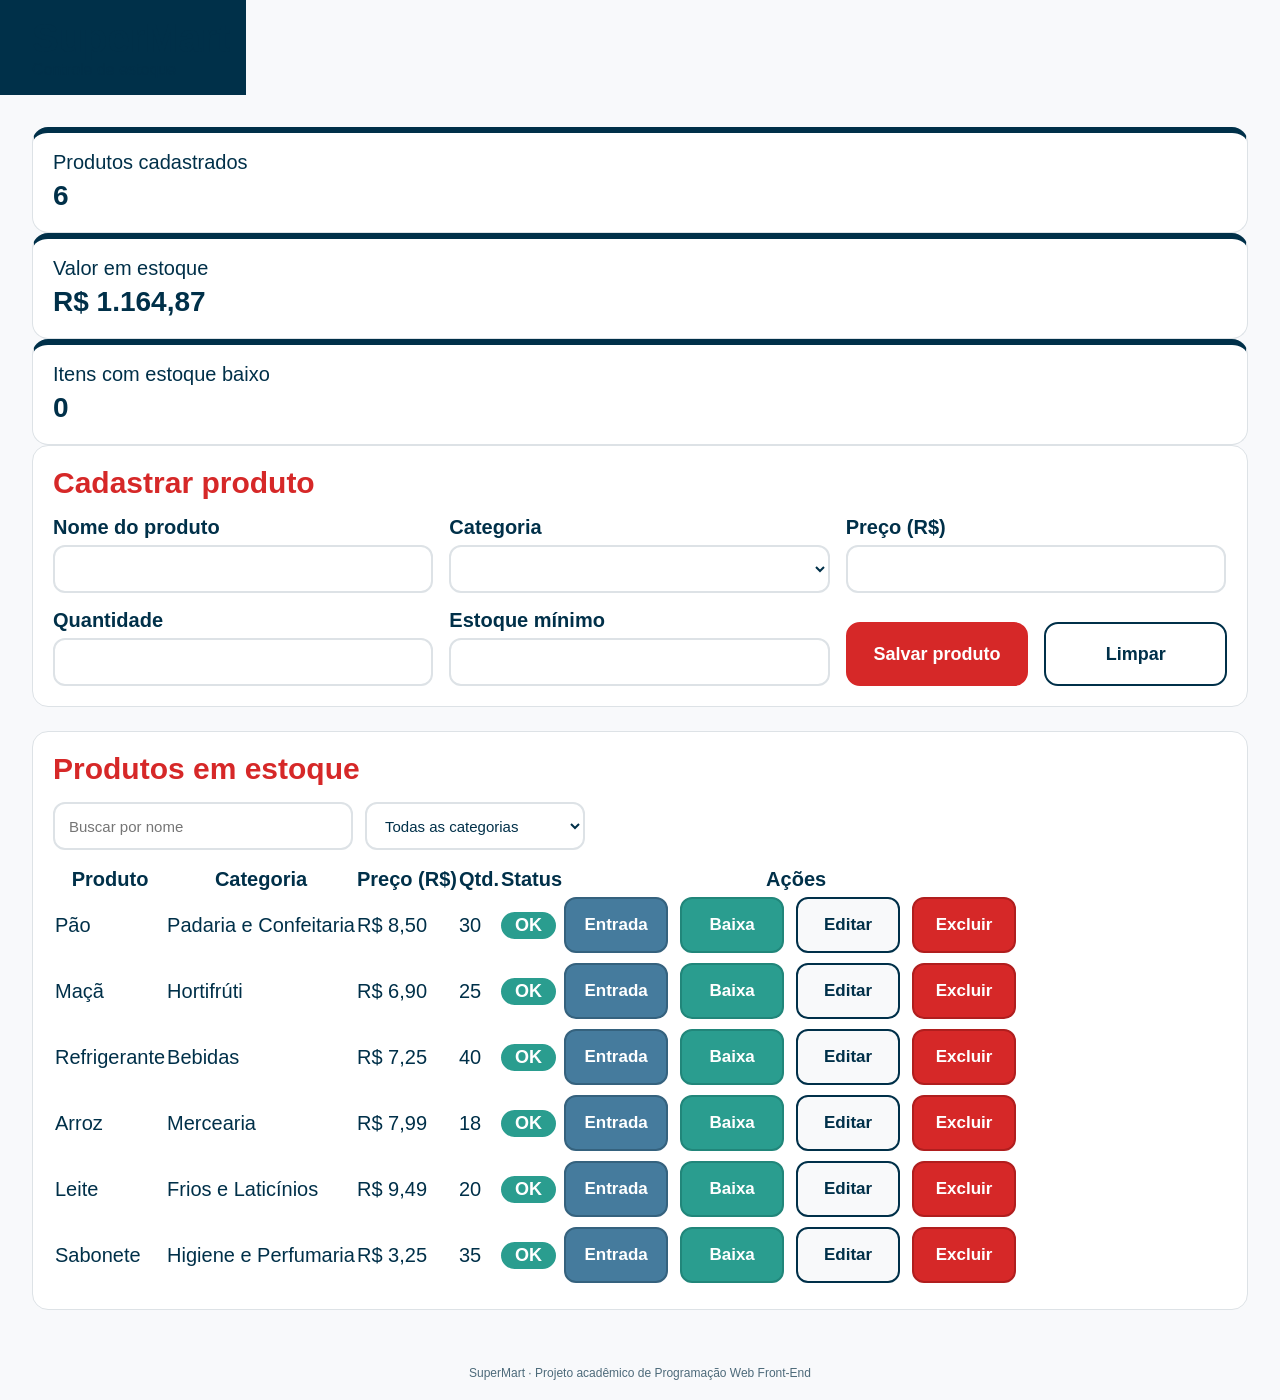
<file: index.html>
<!DOCTYPE html>
<html lang="pt-BR">
<head>
  <meta charset="UTF-8">
  <meta name="viewport" content="width=device-width, initial-scale=1.0">
  <title>SuperMart | Controle de estoque</title>

  <link rel="stylesheet" href="css/style.css">
  <script src="js/script.js" defer></script>
</head>
<body>
  <header class="header">
    <h1 class="logo">SuperMart</h1>
    <p class="subtitulo">Controle de estoque</p>
  </header>

  <main>
    <!-- COLOCAR AQUI A PAGINA PRINCIPAL -->  
    <div>
      <!-- indicadores (aqueles 3 quadrados com indicadores, como tá lá no figma)-->
      <section id="3_indicadores">
        <div class="indicadores" id="indica_1">
          <p>Produtos cadastrados</p>
          <h2 id="prod_total">0</h2>
        </div>
        <div class="indicadores" id="indica_2">
          <p>Valor em estoque</p>
          <h2 id="valor_estoque">R$ 0,00</h2>
        </div>
        <div class="indicadores" id="indica_3">
          <p>Itens com estoque baixo</p>
          <h2 id="estoque_baixo">0</h2>
        </div>
      </section>

      <!-- formulário do cadastro (n tem muito oq explicar disso) -->
      <section id="cadastro">
        <h3 id="titulo_cd">Cadastrar produto</h3>
        <form id="cadastro_prod">
          <div>
            <div>
              <label>Nome do produto</label>
              <input type="text" id="nome_prod" class="cads" required>
            </div>
            <div>
              <label>Categoria</label>
              <select id="categoria_prod" class="cads" required>
                <option value="" disabled selected></option>
                <option>Mercearia</option>
                <option>Hortifrúti</option>
                <option>Açougue e Peixaria</option>
                <option>Frios e Laticínios</option>
                <option>Congelados</option>
                <option>Padaria e Confeitaria</option>
                <option>Bebidas</option>
                <option>Limpeza</option>
                <option>Higiene e Perfumaria</option>
                <option>Bazar e Pet</option>
                <option>Eletrônicos</option>
              </select>
            </div>
            <div>
              <label>Preço (R$)</label>
              <input type="number" step="0.1" min="0" id="preco_prod" class="cads" required>
            </div>
            <div>
              <label>Quantidade</label>
              <input type="number" min="0" id="quant_prod" class="cads" required>
            </div>
            <div>
              <label>Estoque mínimo</label>
              <input type="number" min="0" id="min_prod" class="cads" required>
            </div>
            <div>
              <button type="submit" class="btn67" id="btn67_salva">Salvar produto</button>
              <button type="reset" class="btn67" id="btn67_limpa">Limpar</button>
            </div>
          </div>
        </form>
      </section>

      <!-- tabela dos produtos -->
      <section>
        <h3 id="título_estoq">Produtos em estoque</h3>
        
        <div id="buscar">
          <input type="text" id="busca_nome" placeholder="Buscar por nome">
          <select id="categorias">
            <option>Todas as categorias</option>
            <option>Mercearia</option>
            <option>Hortifrúti</option>
            <option>Açougue e Peixaria</option>
            <option>Frios e Laticínios</option>
            <option>Congelados</option>
            <option>Padaria e Confeitaria</option>
            <option>Bebidas</option>
            <option>Limpeza</option>
            <option>Higiene e Perfumaria</option>
            <option>Bazar e Pet</option>
            <option>Eletrônicos</option>
          </select>
        </div>

        <table id="tabela">
          <thead>
            <tr>
              <th>Produto</th>
              <th>Categoria</th>
              <th>Preço (R$)</th>
              <th>Qtd.</th>
              <th>Status</th>
              <th>Ações</th>
            </tr>
          </thead>
          <tbody>
            <!-- itens cadastrados vêm pra cá. -M -->
          </tbody>
        </table>
      </section>
    </div>
  </main>

  <footer class="footer">
    <p>SuperMart &middot; Projeto acadêmico de Programação Web Front-End</p>
  </footer>

</body>
</html>
</file>
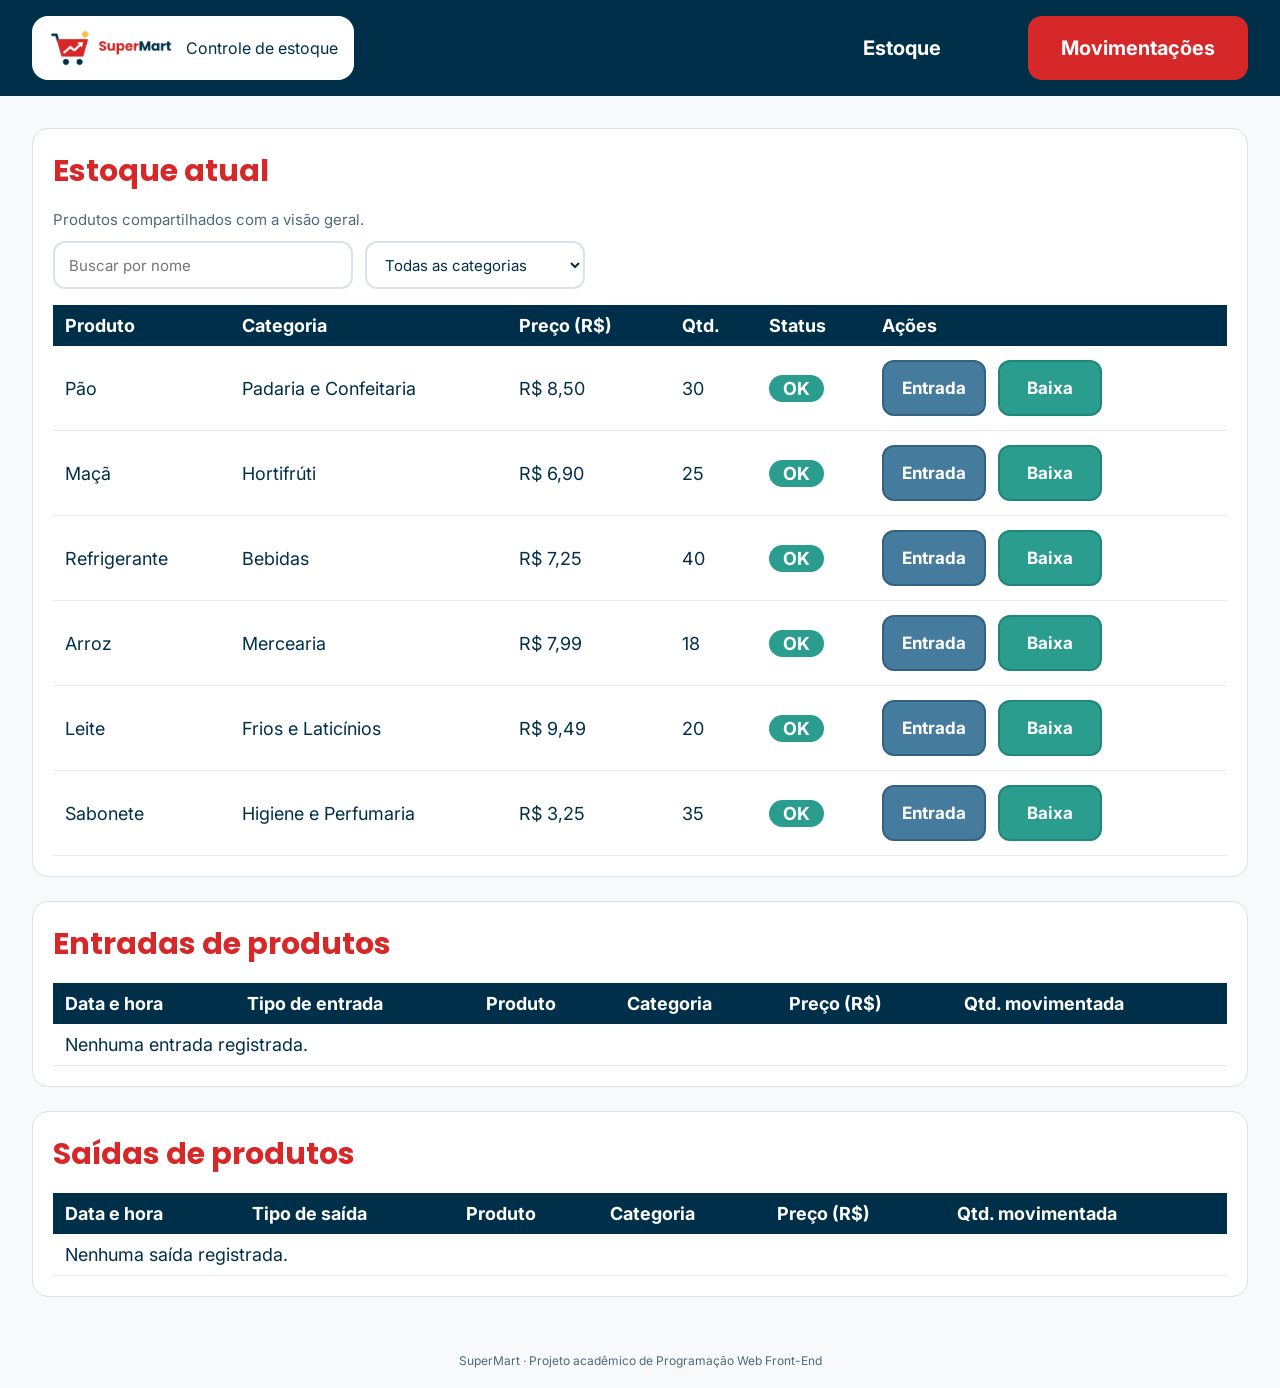
<file: movimentacoes.html>
<!DOCTYPE html>
<html lang="pt-BR">
<head>
  <meta charset="UTF-8">
  <meta name="viewport" content="width=device-width, initial-scale=1.0">
  <title>SuperMart | Movimentações</title>

  <link rel="preconnect" href="https://fonts.googleapis.com">
  <link rel="preconnect" href="https://fonts.gstatic.com" crossorigin>
  <link href="https://fonts.googleapis.com/css2?family=Inter:wght@400;600;700&family=Poppins:wght@700&display=swap" rel="stylesheet">

  <link rel="stylesheet" href="css/style.css">
  <script src="js/script.js" defer></script>
</head>
<body>
  <header class="header">
    <div class="marca">
      <img src="docs/logo.png" alt="SuperMart">

      <div>
        <p class="subtitulo">Controle de estoque</p>
      </div>
    </div>
  </header>

  <div id="menu_lateral">
    <button class="btn_lateral" onclick="window.location.href='visao_geral.html'">
      Estoque
    </button>
    <button class="btn_lateral ativo" onclick="window.location.href='movimentacoes.html'">
      Movimentações
    </button>
  </div>

  <main>
    <section class="secao-movimentacoes">
      <h2>Estoque atual</h2>
      <p class="descricao-secao">Produtos compartilhados com a visão geral.</p>
      <div class="filtros-movimentacoes">
        <label class="campo-oculto" for="busca_movimentacoes">Buscar por nome</label>
        <input type="search" id="busca_movimentacoes" placeholder="Buscar por nome">
        <label class="campo-oculto" for="categorias_movimentacoes">Categoria</label>
        <select id="categorias_movimentacoes">
          <option>Todas as categorias</option>
          <option>Mercearia</option>
          <option>Hortifrúti</option>
          <option>Açougue e Peixaria</option>
          <option>Frios e Laticínios</option>
          <option>Congelados</option>
          <option>Padaria e Confeitaria</option>
          <option>Bebidas</option>
          <option>Limpeza</option>
          <option>Higiene e Perfumaria</option>
          <option>Bazar e Pet</option>
          <option>Eletrônicos</option>
        </select>
      </div>
      <div class="tabela-container">
        <table id="tabela_produtos" class="tabela-dados">
          <thead>
            <tr>
              <th>Produto</th>
              <th>Categoria</th>
              <th>Preço (R$)</th>
              <th>Qtd.</th>
              <th>Status</th>
              <th>Ações</th>
            </tr>
          </thead>
          <tbody></tbody>
        </table>
      </div>
    </section>

    <section class="tabelas_movimentacoes">
      <div class="secao-movimentacoes">
        <h2>Entradas de produtos</h2>
        <div class="tabela-container">
          <table id="tabela_entradas" class="tabela-dados">
            <thead>
              <tr>
                <th>Data e hora</th>
                <th>Tipo de entrada</th>
                <th>Produto</th>
                <th>Categoria</th>
                <th>Preço (R$)</th>
                <th>Qtd. movimentada</th>
              </tr>
            </thead>
            <tbody></tbody>
          </table>
        </div>
      </div>

      <div class="secao-movimentacoes">
        <h2>Saídas de produtos</h2>
        <div class="tabela-container">
          <table id="tabela_saidas" class="tabela-dados">
            <thead>
              <tr>
                <th>Data e hora</th>
                <th>Tipo de saída</th>
                <th>Produto</th>
                <th>Categoria</th>
                <th>Preço (R$)</th>
                <th>Qtd. movimentada</th>
              </tr>
            </thead>
            <tbody></tbody>
          </table>
        </div>
      </div>
    </section>
  </main>

  <footer class="footer">
    <p>SuperMart &middot; Projeto acadêmico de Programação Web Front-End</p>
  </footer>
</body>
</html>
</file>
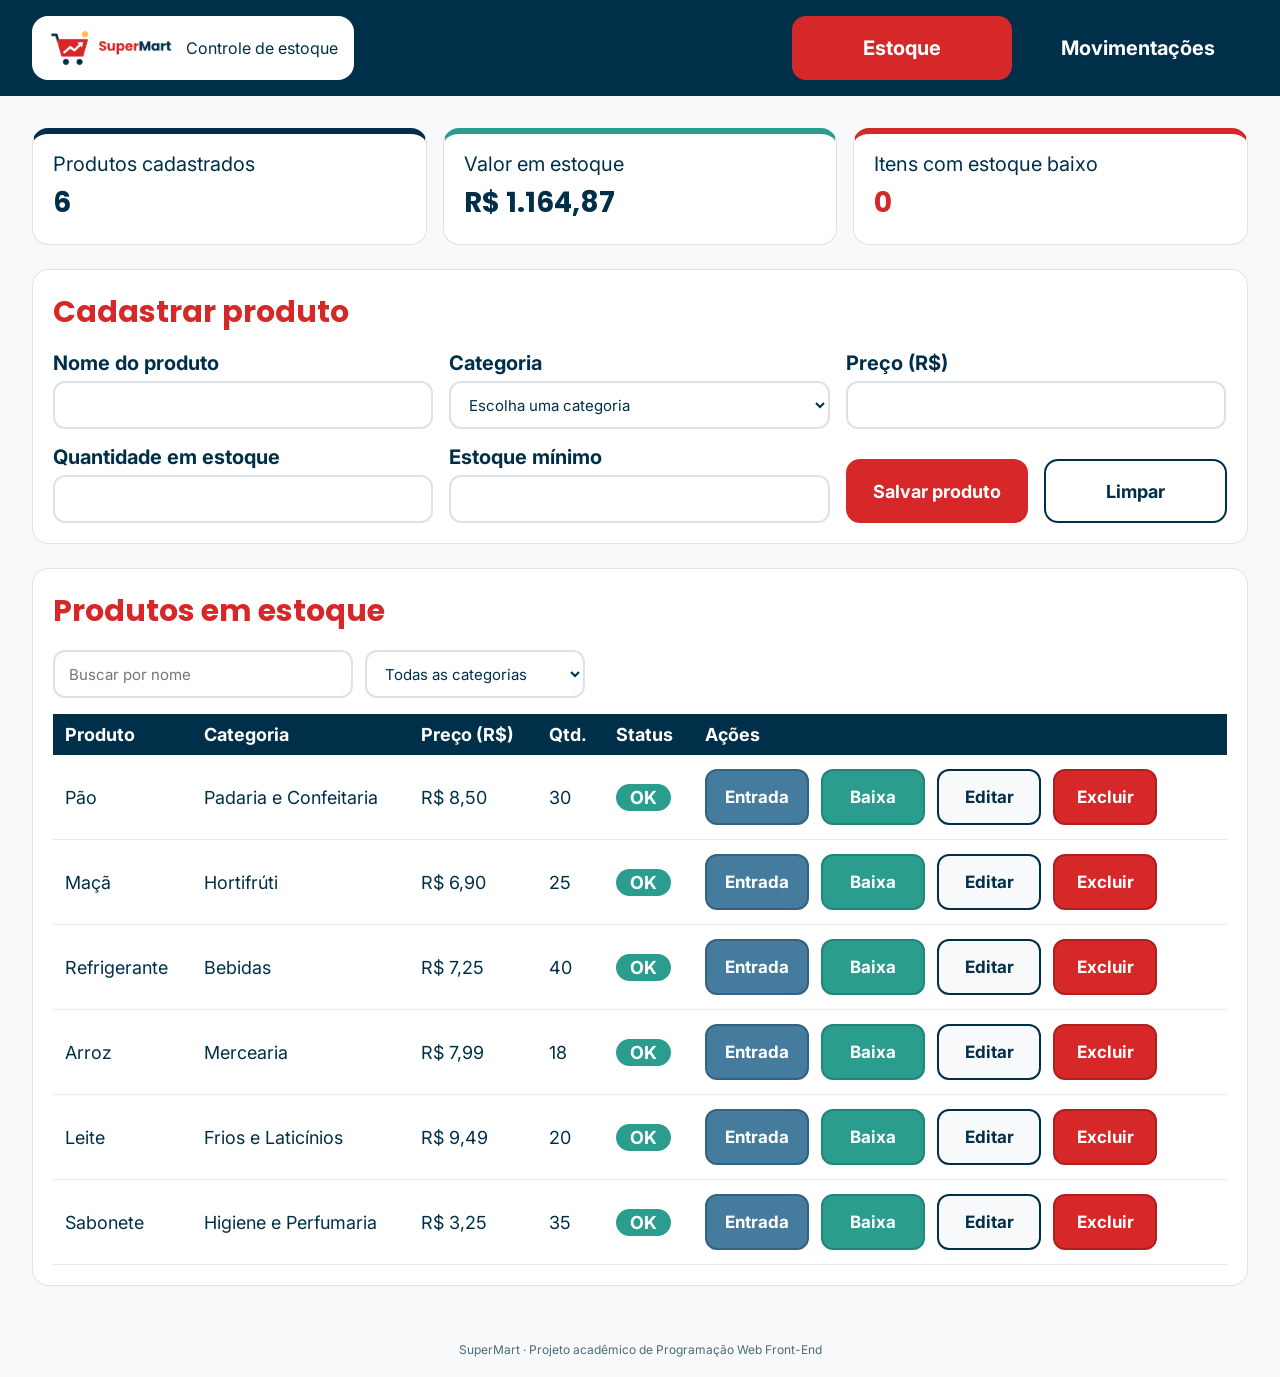
<file: visao_geral.html>
<!DOCTYPE html>
<html lang="pt-BR">
<head>
  <meta charset="UTF-8">
  <meta name="viewport" content="width=device-width, initial-scale=1.0">
  <title>SuperMart | Controle de estoque</title>
  <link rel="preconnect" href="https://fonts.googleapis.com">
  <link rel="preconnect" href="https://fonts.gstatic.com" crossorigin>
  <link href="https://fonts.googleapis.com/css2?family=Inter:wght@400;600;700&family=Poppins:wght@700&display=swap" rel="stylesheet">
  <link rel="stylesheet" href="css/style.css">
  <script src="js/script.js" defer></script>
</head>
<body>
  <header class="header">
    <div class="marca">
      <img src="docs/logo.png" alt="SuperMart">
      <p class="subtitulo">Controle de estoque</p>
    </div>
  </header>

  <div id="menu_lateral">
    <button class="btn_lateral ativo" onclick="window.location.href='visao_geral.html'">
      Estoque
    </button>
    <button class="btn_lateral" onclick="window.location.href='movimentacoes.html'">
      Movimentações
    </button>
  </div>

  <main>
    <div>
      <section class="indicadores-resumo">
        <div class="indicadores">
          <p>Produtos cadastrados</p>
          <h2 id="prod_total">0</h2>
        </div>
        <div class="indicadores indica-valor">
          <p>Valor em estoque</p>
          <h2 id="valor_estoque">R$ 0,00</h2>
        </div>
        <div class="indicadores indica-baixo">
          <p>Itens com estoque baixo</p>
          <h2 id="estoque_baixo">0</h2>
        </div>
      </section>

      <section id="cadastro">
        <h3>Cadastrar produto</h3>
        <form id="cadastro_prod">
          <div>
            <div>
              <label for="nome_prod">Nome do produto</label>
              <input type="text" id="nome_prod" class="cads" required>
            </div>
            <div>
              <label for="categoria_prod">Categoria</label>
              <select id="categoria_prod" class="cads" required>
                <option value="" disabled selected>Escolha uma categoria</option>
                <option>Mercearia</option>
                <option>Hortifrúti</option>
                <option>Açougue e Peixaria</option>
                <option>Frios e Laticínios</option>
                <option>Congelados</option>
                <option>Padaria e Confeitaria</option>
                <option>Bebidas</option>
                <option>Limpeza</option>
                <option>Higiene e Perfumaria</option>
                <option>Bazar e Pet</option>
                <option>Eletrônicos</option>
              </select>
            </div>
            <div>
              <label for="preco_prod">Preço (R$)</label>
              <input type="number" step="0.01" min="0" id="preco_prod" class="cads" required>
            </div>
            <div>
              <label for="quant_prod">Quantidade em estoque</label>
              <input type="number" min="0" id="quant_prod" class="cads" required>
            </div>
            <div>
              <label for="min_prod">Estoque mínimo</label>
              <input type="number" min="0" id="min_prod" class="cads" required>
            </div>
            <div>
              <button type="submit" class="btn67" id="btn67_salva">Salvar produto</button>
              <button type="reset" class="btn67" id="btn67_limpa">Limpar</button>
            </div>
          </div>
        </form>
      </section>

      <section>
        <h3>Produtos em estoque</h3>

        <div id="buscar">
          <label class="campo-oculto" for="busca_nome">Buscar por nome</label>
          <input type="search" id="busca_nome" placeholder="Buscar por nome">
          <label class="campo-oculto" for="categorias">Categoria</label>
          <select id="categorias">
            <option>Todas as categorias</option>
            <option>Mercearia</option>
            <option>Hortifrúti</option>
            <option>Açougue e Peixaria</option>
            <option>Frios e Laticínios</option>
            <option>Congelados</option>
            <option>Padaria e Confeitaria</option>
            <option>Bebidas</option>
            <option>Limpeza</option>
            <option>Higiene e Perfumaria</option>
            <option>Bazar e Pet</option>
            <option>Eletrônicos</option>
          </select>
        </div>

        <table id="tabela" class="tabela-dados">
          <thead>
            <tr>
              <th>Produto</th>
              <th>Categoria</th>
              <th>Preço (R$)</th>
              <th>Qtd.</th>
              <th>Status</th>
              <th>Ações</th>
            </tr>
          </thead>
          <tbody></tbody>
        </table>
      </section>
    </div>
  </main>

  <footer class="footer">
    <p>SuperMart &middot; Projeto acadêmico de Programação Web Front-End</p>
  </footer>
</body>
</html>
</file>
<file: css/style.css>
* {
  box-sizing: border-box;
  margin: 0;
  padding: 0;
}

body {
  font-family: "Inter", Arial, sans-serif;
  font-size: 20px;
  background-color: #f8f9fb;
  color: #003049;
}

.header {
  padding: 16px 16px 0;
  background-color: #003049;
}

.marca {
  display: flex;
  align-items: center;
  gap: 12px;
  padding: 12px 16px;
  background-color: #ffffff;
  border-radius: 16px;
}

.marca img {
  width: auto;
  height: 40px;
  flex-shrink: 0;
}

.subtitulo {
  font-size: 16px;
}

#menu_lateral {
  display: flex;
  gap: 16px;
  padding: 16px;
  background-color: #003049;
}

.btn_lateral {
  flex: 1;
  height: 64px;
  padding: 0 16px;
  font-family: "Inter", Arial, sans-serif;
  font-size: 20px;
  font-weight: 700;
  color: #ffffff;
  background-color: transparent;
  border: none;
  border-radius: 14px;
  cursor: pointer;
}

.btn_lateral:hover {
  background-color: #0b4a68;
}

.ativo,
.ativo:hover {
  background-color: #d62828;
}

main {
  padding: 24px 16px;
}

main h3,
.tabelas_movimentacoes h2,
.secao-movimentacoes h2 {
  margin-bottom: 16px;
  font-family: "Poppins", Arial, sans-serif;
  font-size: 30px;
  color: #d62828;
}

.indicadores-resumo {
  display: flex;
  flex-direction: column;
  gap: 16px;
  margin-bottom: 24px;
}

.indicadores {
  flex: 1;
  padding: 18px 20px 20px;
  background-color: #ffffff;
  border: 1px solid #dde2e6;
  border-top: 6px solid #003049;
  border-radius: 16px;
}

.indicadores h2 {
  margin-top: 6px;
  font-family: "Poppins", Arial, sans-serif;
  font-size: 28px;
}

.indica-valor {
  border-top-color: #2a9d8f;
}

.indica-baixo {
  border-top-color: #d62828;
}

.indica-baixo h2 {
  color: #d62828;
}

#cadastro,
main section:last-child,
.secao-movimentacoes,
.tabelas_movimentacoes > div {
  padding: 20px;
  margin-bottom: 24px;
  background-color: #ffffff;
  border: 1px solid #dde2e6;
  border-radius: 16px;
}

main section:last-child,
.secao-movimentacoes,
.tabelas_movimentacoes > div {
  overflow-x: auto;
}

.secao-movimentacoes,
.tabelas_movimentacoes > div {
  min-width: 0;
}

main section.tabelas_movimentacoes {
  padding: 0;
  margin-bottom: 0;
  background-color: transparent;
  border: none;
  border-radius: 0;
  overflow: visible;
}

.tabelas_movimentacoes {
  display: grid;
  grid-template-columns: minmax(0, 1fr);
}

.descricao-secao {
  margin-bottom: 12px;
  font-size: 15px;
  color: #4d6a7a;
}

#cadastro_prod > div {
  display: flex;
  flex-direction: column;
  gap: 16px;
}

#cadastro_prod > div > div {
  width: 100%;
}

#cadastro_prod > div > div:last-child {
  display: flex;
  gap: 16px;
}

#cadastro_prod label {
  display: block;
  margin-bottom: 6px;
  font-weight: 700;
}

.cads,
#buscar input,
#categorias,
.filtros-movimentacoes input,
.filtros-movimentacoes select {
  width: 100%;
  height: 48px;
  padding: 0 14px;
  font-family: "Inter", Arial, sans-serif;
  font-size: 15px;
  color: #003049;
  background-color: #ffffff;
  border: 2px solid #dde2e6;
  border-radius: 12px;
}

.cads:focus,
#buscar input:focus,
#categorias:focus,
.filtros-movimentacoes input:focus,
.filtros-movimentacoes select:focus {
  outline: none;
  border-color: #003049;
}

#buscar,
.filtros-movimentacoes {
  display: flex;
  flex-direction: column;
  gap: 12px;
  margin-bottom: 16px;
}

.campo-oculto {
  position: absolute;
  width: 1px;
  height: 1px;
  overflow: hidden;
  clip: rect(0 0 0 0);
  clip-path: inset(50%);
  white-space: nowrap;
}

.btn67 {
  flex: 1;
  height: 64px;
  padding: 0 20px;
  font-family: "Inter", Arial, sans-serif;
  font-size: 18px;
  font-weight: 700;
  white-space: nowrap;
  border-radius: 14px;
  cursor: pointer;
}

#btn67_salva {
  color: #ffffff;
  background-color: #d62828;
  border: 2px solid #d62828;
}

#btn67_salva:hover {
  background-color: #b81f1f;
  border-color: #b81f1f;
}

#btn67_limpa {
  color: #003049;
  background-color: #ffffff;
  border: 2px solid #003049;
}

#btn67_limpa:hover {
  background-color: #eef1f3;
}

.tabela-container {
  overflow-x: auto;
}

.tabela-dados {
  width: 100%;
  border-collapse: collapse;
  font-size: 18px;
}

.tabela-dados th {
  padding: 10px 12px;
  text-align: left;
  color: #ffffff;
  background-color: #003049;
}

.tabela-dados td {
  padding: 10px 12px;
  border-bottom: 1px solid #e6eaed;
}

.linha-baixo td {
  background-color: #fef2d4;
}

.linha-zerado td {
  background-color: #fbe1e1;
}

.status {
  display: inline-block;
  padding: 3px 14px;
  font-size: 18px;
  font-weight: 700;
  color: #ffffff;
  border-radius: 20px;
}

.status-normal {
  background-color: #2a9d8f;
}

.status-baixo {
  color: #003049;
  background-color: #fcbf49;
}

.status-zerado {
  background-color: #d62828;
}

.acoes {
  min-width: 230px;
}

.btn-acao {
  min-width: 104px;
  height: 56px;
  padding: 0 18px;
  margin: 4px 12px 4px 0;
  font-family: "Inter", Arial, sans-serif;
  font-size: 17px;
  font-weight: 700;
  color: #003049;
  background-color: #f8f9fa;
  border: 2px solid #003049;
  border-radius: 12px;
  cursor: pointer;
}

.btn-acao:active,
.btn67:active,
.btn_lateral:active {
  transform: scale(0.97);
}

.btn-editar {
  color: #003049;
  background-color: #f8f9fa;
  border: 2px solid #003049;
}

.btn-editar:hover {
  background-color: #eef1f3;
}

.btn-baixa {
  color: #ffffff;
  background-color: #2a9d8f;
  border: 2px solid #21867a;
}

.btn-baixa:hover {
  background-color: #21867a;
}

.btn-entrada {
  color: #ffffff;
  background-color: #457b9d;
  border: 2px solid #35627e;
}

.btn-entrada:hover {
  background-color: #35627e;
}

.btn-excluir {
  color: #ffffff;
  background-color: #d62828;
  border: 2px solid #b01e1e;
}

.btn-excluir:hover {
  background-color: #b01e1e;
}

.footer {
  padding: 0 16px 20px;
  font-size: 12px;
  text-align: center;
  color: #4d6a7a;
}

@media (min-width: 768px) {
  body {
    display: grid;
    grid-template-columns: auto 1fr;
  }

  .header {
    padding: 16px 16px 16px 32px;
  }

  #menu_lateral {
    align-items: center;
    justify-content: flex-end;
    padding: 16px 32px 16px 16px;
  }

  main,
  .footer {
    grid-column: 1 / -1;
  }

  .btn_lateral {
    flex: none;
    width: 220px;
  }

  main {
    width: 100%;
    max-width: 1500px;
    margin: 0 auto;
    padding: 32px;
  }

  .indicadores-resumo {
    flex-direction: row;
  }

  #cadastro_prod > div {
    flex-direction: row;
    flex-wrap: wrap;
    align-items: flex-end;
  }

  #cadastro_prod > div > div {
    width: calc(33.333% - 11px);
  }

  #cadastro_prod > div > div:last-child {
    flex: 1;
    width: auto;
    min-width: 260px;
  }

  #buscar,
  .filtros-movimentacoes {
    flex-direction: row;
  }

  #buscar input,
  .filtros-movimentacoes input {
    width: 300px;
  }

  #categorias,
  .filtros-movimentacoes select {
    width: 220px;
  }
}
</file>
